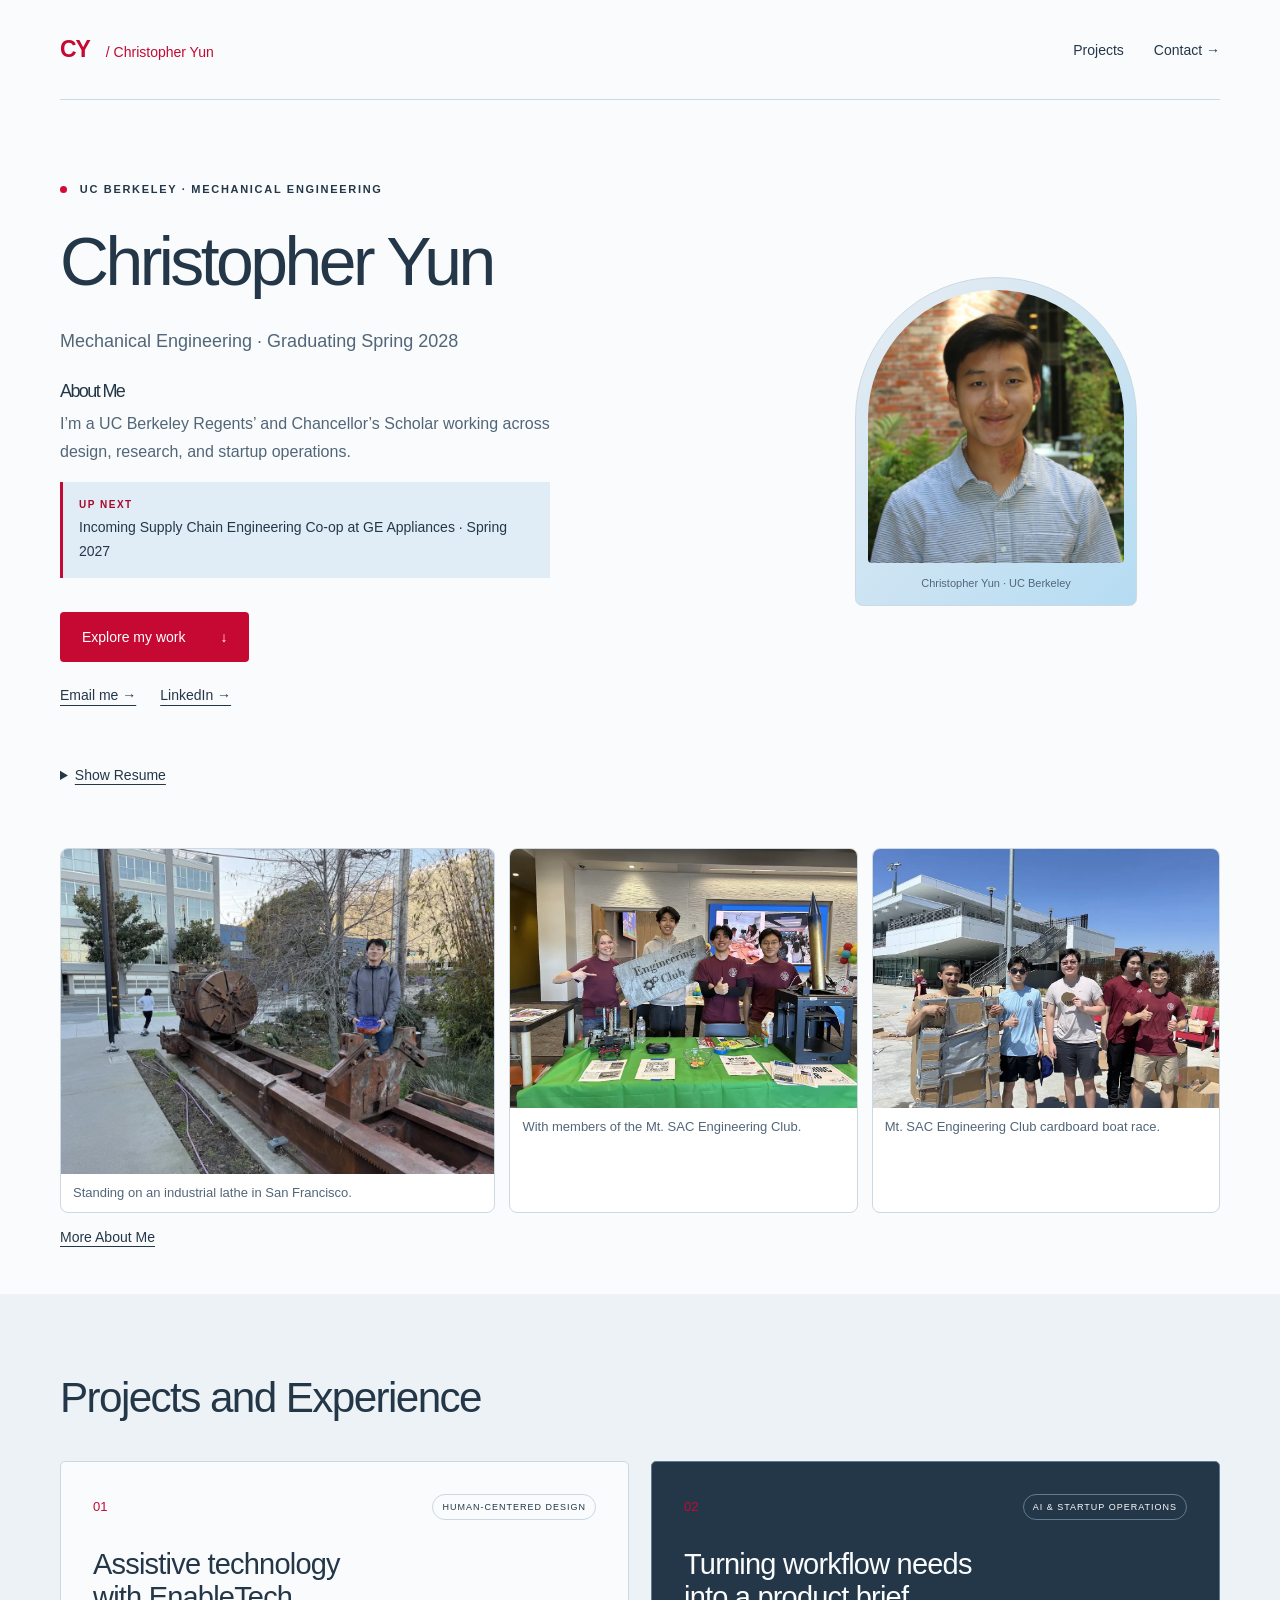
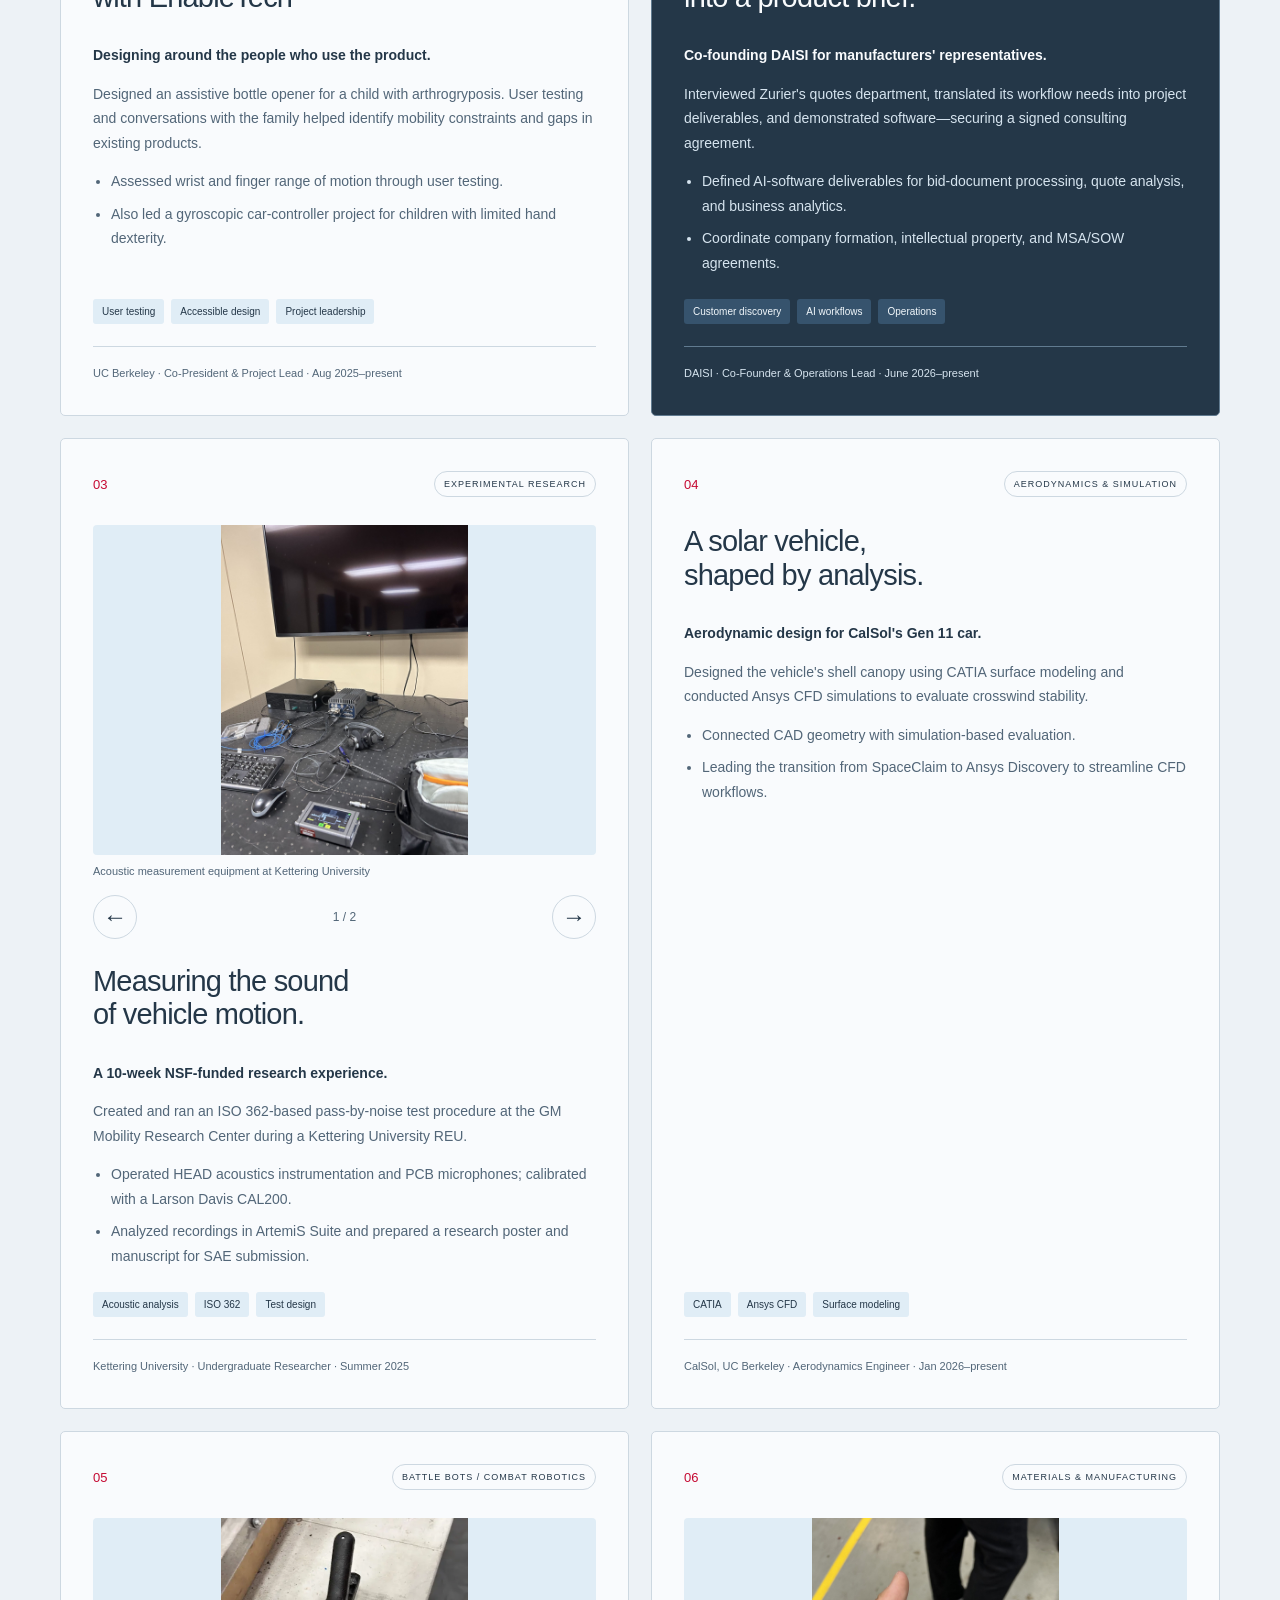
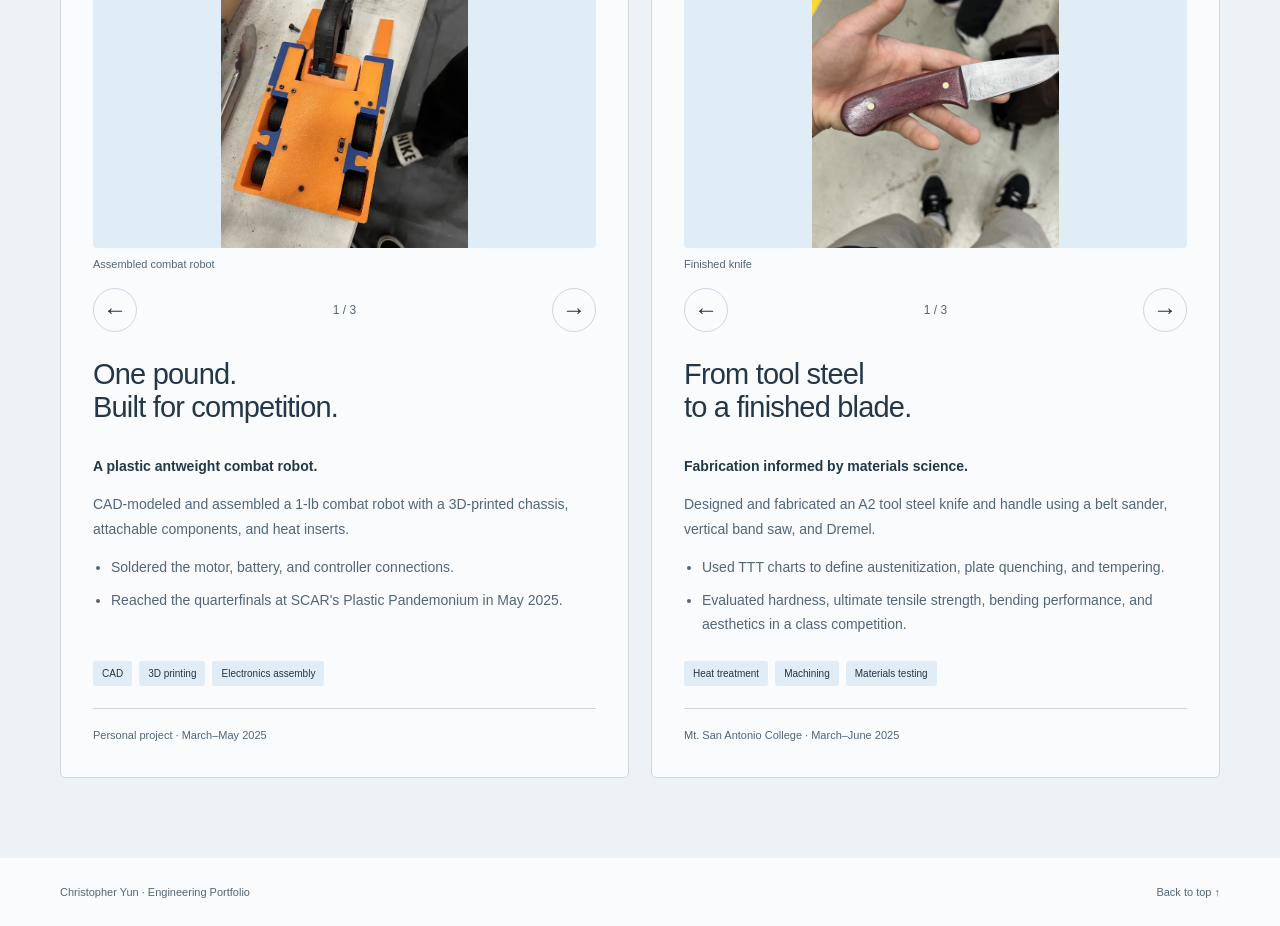
<file: index.html>
<!DOCTYPE html>
<html lang="en">
<head>
  <meta charset="UTF-8">
  <meta name="viewport" content="width=device-width, initial-scale=1">
  <meta name="description" content="Christopher Yun is a UC Berkeley mechanical engineering student working across assistive technology, aerodynamics, acoustic research, and startup operations.">
  <meta name="theme-color" content="#b5dcf3">
  <title>Christopher Yun | Engineering Portfolio</title>
  <link rel="stylesheet" href="style.css?v=front-portrait-7">
  <style>
    .hero-about h2 { margin: 24px 0 0; font-size: 18px; }
    .hero-about .hero-bio { margin-top: 8px; }
    .hero .actions { flex-wrap: wrap; }
    .hero .actions .text-link { text-decoration: underline; text-underline-offset: 4px; }
    .resume-preview { margin-top: 24px; }
    .resume-preview summary { cursor: pointer; width: fit-content; font-size: 14px; text-decoration: underline; text-underline-offset: 4px; }
    .resume-preview summary:focus-visible { outline: 3px solid #d30b35; outline-offset: 6px; }
    .resume-preview { grid-column: 1 / -1; }
    .resume-preview p { font-size: 14px; }
    .resume-preview iframe { display: block; width: 100%; height: clamp(420px, 75vh, 960px); border: 1px solid var(--line); border-radius: 4px; }
    .about-photos { margin-bottom: 48px; }
    .about-photo-grid { display: grid; grid-template-columns: 1.25fr 1fr 1fr; gap: 14px; }
    .about-photo-grid figure { min-width: 0; margin: 0; overflow: hidden; border: 1px solid var(--line); border-radius: 8px; background: var(--white); }
    .about-photo-frame { overflow: hidden; }
    .about-photo-frame img { display: block; width: 100%; height: auto; aspect-ratio: 4 / 3; object-fit: cover; }
    .about-photo-grid figcaption { padding: 10px 12px; color: var(--muted); font-size: 13px; line-height: 1.4; }
    .about-photos > .text-link { display: inline-block; margin-top: 16px; text-decoration: underline; text-underline-offset: 4px; }
    @media (hover: hover) and (prefers-reduced-motion: no-preference) {
      .about-photo-frame img { transition: transform 240ms ease; }
      .about-photo-grid figure:hover img { transform: scale(1.04); }
    }
    @media (max-width: 600px) {
      .about-photo-grid { grid-template-columns: repeat(2, minmax(0, 1fr)); gap: 10px; }
      .about-photo-grid figure:first-child { grid-column: 1 / -1; }
    }
  </style>
</head>
<body>
  <a class="skip-link" href="#main">Skip to content</a>
  <header class="site-header wrap">
    <a class="wordmark" href="#home" aria-label="Christopher Yun home">CY<span> / Christopher Yun</span></a>
    <nav aria-label="Main navigation"><a href="#projects">Projects</a><a href="#contact">Contact <span aria-hidden="true">&rarr;</span></a></nav>
  </header>
  <main id="main">
    <section class="hero wrap" id="home" aria-labelledby="hero-title">
      <div class="hero-copy">
        <p class="eyebrow"><span class="status-dot"></span> UC Berkeley · Mechanical Engineering</p>
        <h1 id="hero-title">Christopher Yun</h1>
        <p class="intro">Mechanical Engineering · Graduating Spring 2028</p>
        <section class="hero-about" aria-labelledby="about-title">
          <h2 id="about-title">About Me</h2>
          <p class="hero-bio">I’m a UC Berkeley Regents’ and Chancellor’s Scholar working across design, research, and startup operations.</p>
        </section>
        <p class="career-note"><strong>Up next</strong> Incoming Supply Chain Engineering Co-op at GE Appliances · Spring 2027</p>
        <div class="actions"><a class="button" href="#projects">Explore my work <span aria-hidden="true">&darr;</span></a></div>
        <div class="hero-contact" id="contact"><a href="mailto:christopheryun209@gmail.com">Email me &rarr;</a><a href="https://www.linkedin.com/in/christopher-yun-35905a336/" target="_blank" rel="noopener noreferrer">LinkedIn &rarr;</a></div>
      </div>
      <div class="hero-portrait"><img src="assets/images/Christopher%20Yun%20Linkedin%20Photo.png" alt="Christopher Yun" width="282" height="300" fetchpriority="high"><p>Christopher Yun · UC Berkeley</p></div>
      <details class="resume-preview">
        <summary>Show Resume</summary>
        <p><a href="assets/christopher-yun-resume.pdf" target="_blank" rel="noopener">Open resume PDF in a new tab</a></p>
        <iframe src="assets/christopher-yun-resume.pdf" title="Christopher Yun’s resume (PDF)" loading="lazy"></iframe>
      </details>
    </section>

    <section class="about-photos wrap" aria-label="About me photos">
      <div class="about-photo-grid">
        <figure><div class="about-photo-frame"><img src="assets/images/san-francisco-lathe.webp" width="1050" height="788" loading="lazy" alt="Christopher Yun standing on an industrial lathe displayed outdoors"></div><figcaption>Standing on an industrial lathe in San Francisco.</figcaption></figure>
        <figure><div class="about-photo-frame"><img src="assets/images/mt-sac-engineering-club.webp" width="1050" height="788" loading="lazy" alt="Engineering Club members behind a display table with a robot and 3D printer"></div><figcaption>With members of the Mt. SAC Engineering Club.</figcaption></figure>
        <figure><div class="about-photo-frame"><img src="assets/images/mt-sac-cardboard-boat-race.webp" width="1050" height="788" loading="lazy" alt="Engineering Club members posing with a cardboard boat"></div><figcaption>Mt. SAC Engineering Club cardboard boat race.</figcaption></figure>
      </div>
      <a class="text-link" href="beyond-engineering.html">More About Me</a>
    </section>

    <section class="projects-section" id="projects" aria-labelledby="projects-title"><div class="wrap">
      <div class="section-heading"><h2 id="projects-title">Projects and Experience</h2></div>
      <div class="project-grid">
        <article class="project-card"><div class="project-top"><span class="project-number">01</span><span class="category">Human-centered design</span></div><h3>Assistive technology<br>with EnableTech</h3><p class="project-summary">Designing around the people who use the product.</p><p>Designed an assistive bottle opener for a child with arthrogryposis. User testing and conversations with the family helped identify mobility constraints and gaps in existing products.</p><ul><li>Assessed wrist and finger range of motion through user testing.</li><li>Also led a gyroscopic car-controller project for children with limited hand dexterity.</li></ul><div class="tags"><span>User testing</span><span>Accessible design</span><span>Project leadership</span></div><p class="project-meta">UC Berkeley · Co-President & Project Lead · Aug 2025–present</p></article>
        <article class="project-card accent-card"><div class="project-top"><span class="project-number">02</span><span class="category">AI & startup operations</span></div><h3>Turning workflow needs<br>into a product brief.</h3><p class="project-summary">Co-founding DAISI for manufacturers' representatives.</p><p>Interviewed Zurier's quotes department, translated its workflow needs into project deliverables, and demonstrated software—securing a signed consulting agreement.</p><ul><li>Defined AI-software deliverables for bid-document processing, quote analysis, and business analytics.</li><li>Coordinate company formation, intellectual property, and MSA/SOW agreements.</li></ul><div class="tags"><span>Customer discovery</span><span>AI workflows</span><span>Operations</span></div><p class="project-meta">DAISI · Co-Founder & Operations Lead · June 2026–present</p></article>
        <article class="project-card"><div class="project-top"><span class="project-number">03</span><span class="category">Experimental research</span></div><div class="project-gallery"><figure><a href="assets/images/kettering-equipment.png"><img src="assets/images/kettering-equipment.png" alt="Acoustic research equipment, cables, headphones, and measurement instruments on a Kettering laboratory workbench" loading="lazy" width="1368" height="1824"></a><figcaption>Acoustic measurement equipment at Kettering University</figcaption></figure><figure><a href="assets/images/kettering-lab.png"><img src="assets/images/kettering-lab.png" alt="Christopher Yun in the Kettering acoustics laboratory beside an acoustic test mannequin" loading="lazy" width="1368" height="1824"></a><figcaption>In the Kettering acoustics laboratory</figcaption></figure></div><h3>Measuring the sound<br>of vehicle motion.</h3><p class="project-summary">A 10-week NSF-funded research experience.</p><p>Created and ran an ISO 362-based pass-by-noise test procedure at the GM Mobility Research Center during a Kettering University REU.</p><ul><li>Operated HEAD acoustics instrumentation and PCB microphones; calibrated with a Larson Davis CAL200.</li><li>Analyzed recordings in ArtemiS Suite and prepared a research poster and manuscript for SAE submission.</li></ul><div class="tags"><span>Acoustic analysis</span><span>ISO 362</span><span>Test design</span></div><p class="project-meta">Kettering University · Undergraduate Researcher · Summer 2025</p></article>
        <article class="project-card"><div class="project-top"><span class="project-number">04</span><span class="category">Aerodynamics & simulation</span></div><h3>A solar vehicle,<br>shaped by analysis.</h3><p class="project-summary">Aerodynamic design for CalSol's Gen 11 car.</p><p>Designed the vehicle's shell canopy using CATIA surface modeling and conducted Ansys CFD simulations to evaluate crosswind stability.</p><ul><li>Connected CAD geometry with simulation-based evaluation.</li><li>Leading the transition from SpaceClaim to Ansys Discovery to streamline CFD workflows.</li></ul><div class="tags"><span>CATIA</span><span>Ansys CFD</span><span>Surface modeling</span></div><p class="project-meta">CalSol, UC Berkeley · Aerodynamics Engineer · Jan 2026–present</p></article>
        <article class="project-card"><div class="project-top"><span class="project-number">05</span><span class="category">Battle Bots / Combat Robotics</span></div><div class="project-gallery"><figure><a href="assets/images/battle-bots-assembled.webp"><img src="assets/images/battle-bots-assembled.webp" width="675" height="900" loading="lazy" alt="Assembled orange and blue combat robot on a workbench"></a><figcaption>Assembled combat robot</figcaption></figure><figure><a href="assets/images/battle-bots-electronics.webp"><img src="assets/images/battle-bots-electronics.webp" width="675" height="900" loading="lazy" alt="Combat robot with the top cover removed and electronics visible"></a><figcaption>Electronics inside the chassis</figcaption></figure><figure><a href="assets/images/battle-bots-damage.webp"><img src="assets/images/battle-bots-damage.webp" width="675" height="900" loading="lazy" alt="Broken blue chassis and damaged orange top cover"></a><figcaption>Chassis damage after two matches</figcaption></figure></div><h3>One pound.<br>Built for competition.</h3><p class="project-summary">A plastic antweight combat robot.</p><p>CAD-modeled and assembled a 1-lb combat robot with a 3D-printed chassis, attachable components, and heat inserts.</p><ul><li>Soldered the motor, battery, and controller connections.</li><li>Reached the quarterfinals at SCAR's Plastic Pandemonium in May 2025.</li></ul><div class="tags"><span>CAD</span><span>3D printing</span><span>Electronics assembly</span></div><p class="project-meta">Personal project · March–May 2025</p></article>
        <article class="project-card"><div class="project-top"><span class="project-number">06</span><span class="category">Materials & manufacturing</span></div><div class="project-gallery knife-gallery"><figure><a href="assets/images/knife-finished.png"><img src="assets/images/knife-finished.png" alt="Finished steel knife with a polished purple wooden handle and brass pins" loading="lazy" width="1368" height="1824"></a><figcaption>Finished knife</figcaption></figure><figure><a href="assets/images/knife-sheath.png"><img src="assets/images/knife-sheath.png" alt="Finished knife resting in a stitched leather sheath" loading="lazy" width="1368" height="1824"></a><figcaption>Knife with leather sheath</figcaption></figure><figure><a href="assets/images/knife-tensile-testing.webp"><img src="assets/images/knife-tensile-testing.webp" width="507" height="900" loading="lazy" alt="Christopher Yun preparing a specimen in an Instron testing machine"></a><figcaption>Tensile testing for the knife materials project</figcaption></figure></div><h3>From tool steel<br>to a finished blade.</h3><p class="project-summary">Fabrication informed by materials science.</p><p>Designed and fabricated an A2 tool steel knife and handle using a belt sander, vertical band saw, and Dremel.</p><ul><li>Used TTT charts to define austenitization, plate quenching, and tempering.</li><li>Evaluated hardness, ultimate tensile strength, bending performance, and aesthetics in a class competition.</li></ul><div class="tags"><span>Heat treatment</span><span>Machining</span><span>Materials testing</span></div><p class="project-meta">Mt. San Antonio College · March–June 2025</p></article>
      </div>
    </div></section>

  </main>
  <footer class="wrap"><span>Christopher Yun · Engineering Portfolio</span><a href="#home">Back to top ↑</a></footer>
  <script src="gallery.js?v=1" defer></script>
</body>
</html>
</file>
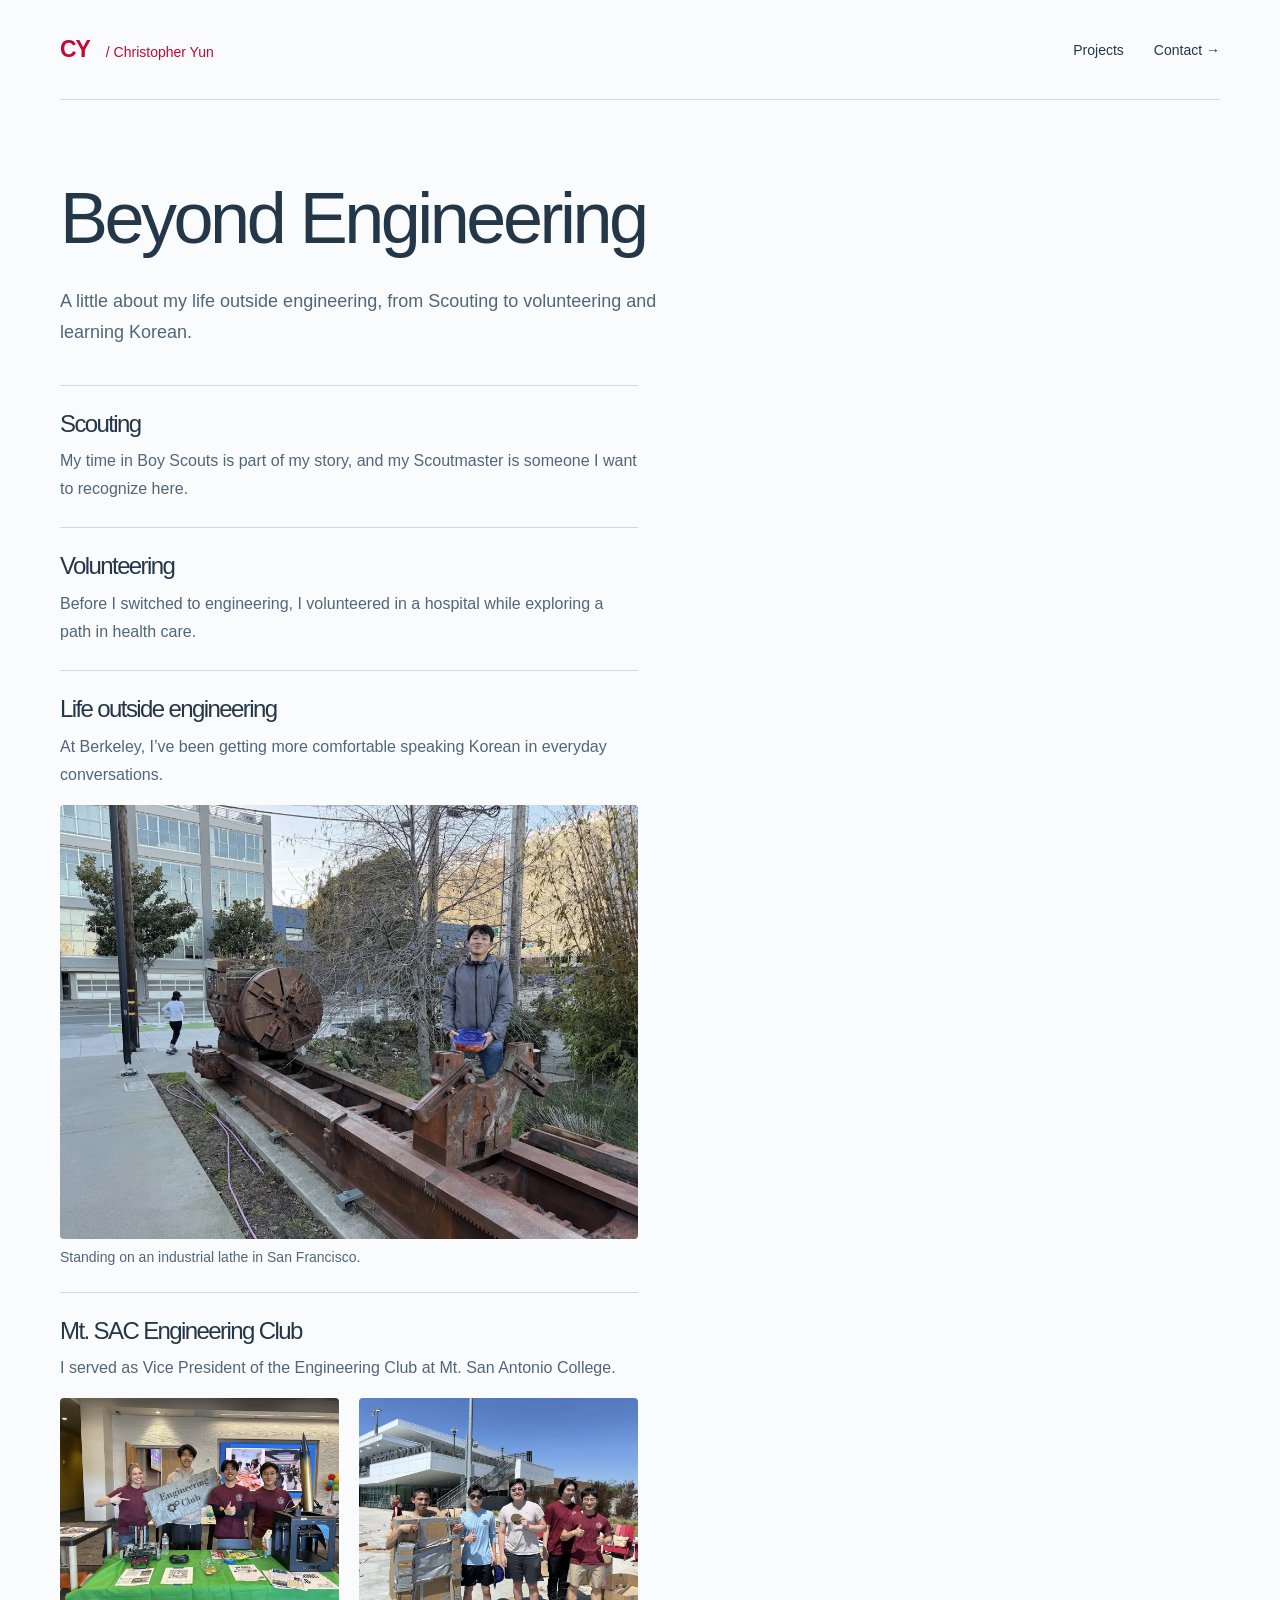
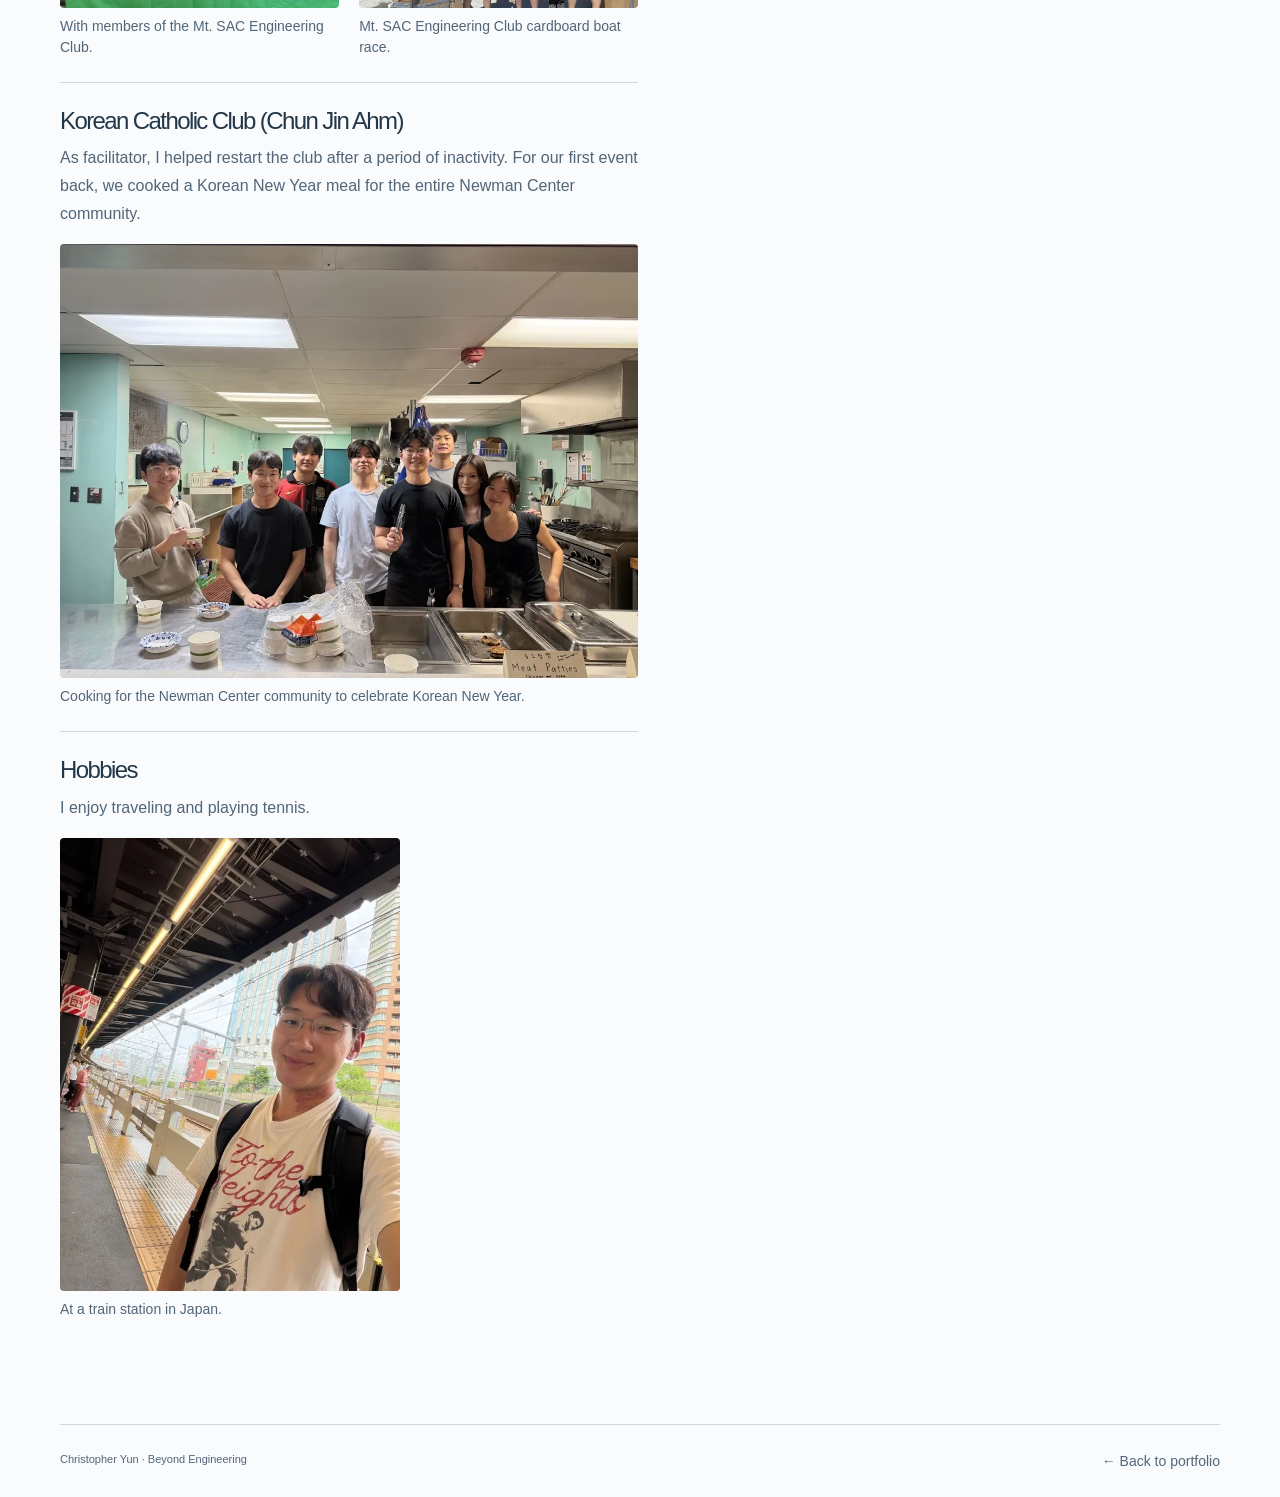
<file: beyond-engineering.html>
<!DOCTYPE html>
<html lang="en">
<head>
  <meta charset="UTF-8">
  <meta name="viewport" content="width=device-width, initial-scale=1">
  <meta name="description" content="Christopher Yun on Scouting, volunteering, and life outside engineering.">
  <meta name="theme-color" content="#b5dcf3">
  <title>Beyond Engineering | Christopher Yun</title>
  <link rel="stylesheet" href="style.css?v=front-portrait-7">
  <style>
    .personal-page { padding-block: clamp(40px, 7vw, 80px); }
    .personal-page h1 { font-size: clamp(38px, 6vw, 72px); }
    .personal-page .intro { max-width: 60ch; margin-bottom: 36px; }
    .personal-story { max-width: 65ch; padding-block: 24px; border-top: 1px solid var(--line); }
    .personal-story h2 { margin: 0 0 10px; font-size: 24px; }
    .personal-story p { margin: 0; color: var(--muted); line-height: 1.75; }
    .personal-footer { border-top: 1px solid var(--line); }
    .personal-photos { display: grid; gap: 20px; grid-template-columns: repeat(auto-fit, minmax(min(100%, 220px), 1fr)); margin-top: 16px; }
    .personal-photos figure { margin: 0; }
    .personal-photos img { display: block; width: 100%; height: auto; border-radius: 4px; }
    .personal-photos figcaption { margin-top: 8px; color: var(--muted); font-size: 14px; line-height: 1.5; }
    .hobby-photo { max-width: 340px; }
  </style>
</head>
<body>
  <a class="skip-link" href="#main">Skip to content</a>
  <header class="site-header wrap">
    <a class="wordmark" href="index.html" aria-label="Christopher Yun home">CY<span> / Christopher Yun</span></a>
    <nav aria-label="Main navigation">
      <a href="index.html#projects">Projects</a>
      <a href="index.html#contact">Contact <span aria-hidden="true">&rarr;</span></a>
    </nav>
  </header>
  <main class="personal-page wrap" id="main">
    <h1>Beyond Engineering</h1>
    <p class="intro">A little about my life outside engineering, from Scouting to volunteering and learning Korean.</p>
    <section class="personal-story">
      <h2>Scouting</h2>
      <p>My time in Boy Scouts is part of my story, and my Scoutmaster is someone I want to recognize here.</p>
    </section>
    <section class="personal-story">
      <h2>Volunteering</h2>
      <p>Before I switched to engineering, I volunteered in a hospital while exploring a path in health care.</p>
    </section>
    <section class="personal-story">
      <h2>Life outside engineering</h2>
      <p>At Berkeley, I’ve been getting more comfortable speaking Korean in everyday conversations.</p>
      <div class="personal-photos">
        <figure><img src="assets/images/san-francisco-lathe.webp" width="1050" height="788" loading="lazy" alt="Christopher Yun standing on an industrial lathe displayed outdoors"><figcaption>Standing on an industrial lathe in San Francisco.</figcaption></figure>
      </div>
    </section>
    <section class="personal-story">
      <h2>Mt. SAC Engineering Club</h2>
      <p>I served as Vice President of the Engineering Club at Mt. San Antonio College.</p>
      <div class="personal-photos">
        <figure><img src="assets/images/mt-sac-engineering-club.webp" width="1050" height="788" loading="lazy" alt="Engineering Club members behind a display table with a robot and 3D printer"><figcaption>With members of the Mt. SAC Engineering Club.</figcaption></figure>
        <figure><img src="assets/images/mt-sac-cardboard-boat-race.webp" width="1050" height="788" loading="lazy" alt="Engineering Club members posing with a cardboard boat"><figcaption>Mt. SAC Engineering Club cardboard boat race.</figcaption></figure>
      </div>
    </section>
    <section class="personal-story" aria-labelledby="chun-jin-ahm-title">
      <h2 id="chun-jin-ahm-title">Korean Catholic Club (Chun Jin Ahm)</h2>
      <p>As facilitator, I helped restart the club after a period of inactivity. For our first event back, we cooked a Korean New Year meal for the entire Newman Center community.</p>
      <div class="personal-photos">
        <figure>
          <img src="assets/images/chun-jin-ahm-korean-new-year.webp" width="1050" height="788" loading="lazy" alt="Chun Jin Ahm members gathered in the Newman Center kitchen">
          <figcaption>Cooking for the Newman Center community to celebrate Korean New Year.</figcaption>
        </figure>
      </div>
    </section>
    <section class="personal-story" aria-labelledby="hobbies-title">
      <h2 id="hobbies-title">Hobbies</h2>
      <p>I enjoy traveling and playing tennis.</p>
      <div class="personal-photos hobby-photo">
        <figure>
          <img src="assets/images/travel-japan.webp" width="627" height="836" loading="lazy" alt="Christopher Yun on a train platform in Japan">
          <figcaption>At a train station in Japan.</figcaption>
        </figure>
      </div>
    </section>
  </main>
  <footer class="personal-footer wrap">
    <span>Christopher Yun · Beyond Engineering</span>
    <a class="text-link" href="index.html">&larr; Back to portfolio</a>
  </footer>
</body>
</html>
</file>
<file: style.css>
/* Theme colors and shared measurements. Change these to personalize the site. */
:root{--paper:#f9fbfd;--ink:#243748;--muted:#526678;--line:#cdd8e1;--accent:#b5dcf3;--white:#fff;--width:1160px}
*{box-sizing:border-box}html{scroll-behavior:smooth;scroll-padding-top:24px}body{margin:0;background:var(--paper);color:var(--ink);font-family:Arial,Helvetica,sans-serif;-webkit-font-smoothing:antialiased}a{color:inherit}a:focus-visible{outline:3px solid #d30b35;outline-offset:6px}::selection{background:var(--accent)}.wrap{width:min(var(--width),calc(100% - 80px));margin-inline:auto}.skip-link{position:absolute;top:-80px;left:20px;background:var(--ink);color:white;padding:12px;z-index:5}.skip-link:focus{top:12px}.site-header{min-height:100px;display:flex;align-items:center;justify-content:space-between;border-bottom:1px solid var(--line);gap:24px}.wordmark{text-decoration:none;font-weight:800;font-size:23px;letter-spacing:-1px}.wordmark span{font-size:14px;font-weight:400;letter-spacing:0;margin-left:12px}nav{display:flex;gap:30px}nav a{text-decoration:none;font-size:14px}nav a:hover,.text-link:hover{ text-decoration:underline;text-underline-offset:5px}.hero{padding-top:80px;display:grid;grid-template-columns:1.4fr 1fr;gap:40px}.eyebrow{text-transform:uppercase;letter-spacing:1.7px;font-size:11px;font-weight:700;line-height:1.7;margin:0 0 26px}.status-dot{display:inline-block;width:7px;height:7px;background:#d30b35;border-radius:50%;margin-right:8px}h1{font-size:clamp(46px,5.3vw,72px);line-height:1.08;letter-spacing:-3.5px;font-weight:500;margin:0 0 28px}h1 em{font-family:Georgia,'Times New Roman',serif;font-weight:400}.intro{font-size:18px;line-height:1.75;color:var(--muted);max-width:490px}.actions{display:flex;gap:26px;align-items:center;margin-top:34px}.button{background:var(--ink);color:white;padding:17px 22px;text-decoration:none;border-radius:4px;font-size:14px;display:flex;gap:35px}.button:hover{background:#a9082a}.text-link{font-size:14px;text-decoration:none}.hero-drawing{position:relative;min-height:350px;background:#d7e7f2;overflow:hidden;border:1px solid var(--line);border-radius:50% 50% 5px 5px}.drawing-grid{position:absolute;inset:0;background-image:linear-gradient(#24374810 1px,transparent 1px),linear-gradient(90deg,#24374810 1px,transparent 1px);background-size:30px 30px}.orbit{position:absolute;left:50%;top:50%;width:245px;height:245px;border:1px solid #416b8c70;border-radius:50%;transform:translate(-50%,-50%)}.orbit-two{width:160px;height:290px;transform:translate(-50%,-50%) rotate(45deg)}.orbit-three{width:160px;height:290px;transform:translate(-50%,-50%) rotate(-45deg)}.drawing-center{position:absolute;top:50%;left:50%;transform:translate(-50%,-50%);text-align:center;font-family:Georgia,serif;font-size:68px}.drawing-center span{display:block;font:8px Arial,sans-serif;letter-spacing:2px;white-space:nowrap;margin-top:10px}.drawing-label{position:absolute;left:20px;font:8px Arial,sans-serif;letter-spacing:1.1px}.label-top{top:25px}.label-bottom{bottom:20px}.hero-bottom{grid-column:1/-1;display:flex;justify-content:space-between;padding:30px 0;border-top:1px solid var(--line);font-size:12px;color:var(--muted);margin-top:32px}.projects-section{background:#edf2f6;padding:80px 0}.section-heading{display:flex;justify-content:space-between;align-items:end;gap:40px;margin-bottom:38px}h2{font-size:clamp(32px,3.3vw,44px);line-height:1.15;letter-spacing:-1.6px;font-weight:500;margin:0}.section-heading .eyebrow{margin-bottom:16px}.section-heading>p{max-width:310px;font-size:15px;line-height:1.7;color:var(--muted);margin:0}.project-grid{display:grid;grid-template-columns:1fr 1fr;gap:22px}.project-card{padding:32px;background:var(--paper);border:1px solid var(--line);border-radius:5px;display:flex;flex-direction:column}.project-top{display:flex;justify-content:space-between;align-items:center;gap:12px;margin-bottom:28px}.project-number{font-size:13px;color:var(--muted)}.category{text-transform:uppercase;font-size:9px;letter-spacing:1px;border:1px solid var(--line);padding:7px 9px;border-radius:20px}.project-card h3{font-size:29px;line-height:1.15;letter-spacing:-.8px;font-weight:500;margin:0 0 15px}.project-card p,.project-card li{font-size:14px;line-height:1.75;color:var(--muted)}.project-card .project-summary{font-weight:700;color:var(--ink);margin-bottom:0}.project-card ul{padding-left:18px;margin:0 0 24px}.project-card li+li{margin-top:8px}.tags{display:flex;flex-wrap:wrap;gap:7px;margin-top:auto}.tags span{font-size:10px;padding:7px 9px;background:#e0edf6;border-radius:3px}.project-card .project-meta{font-size:11px;border-top:1px solid var(--line);padding-top:17px;margin:22px 0 0}.accent-card{background:var(--ink);color:var(--paper);--muted:#d6e4ef;--line:#617b90}.accent-card .project-summary{color:var(--paper)}.accent-card .tags span{background:#36536d;color:#f1f7fb}.about{padding-block:90px;display:grid;grid-template-columns:1fr 1fr;gap:65px}.about-copy>p{font-size:16px;line-height:1.85;color:var(--muted);margin:0 0 20px}.about-copy h3{font-size:13px;margin:30px 0 16px}.skills span{font-size:12px;padding:9px 12px}.contact-section{background:var(--accent);padding-block:65px}.contact{display:grid;grid-template-columns:1.3fr 1fr;gap:60px;align-items:center}.contact .eyebrow{margin-bottom:18px}.contact p:not(.eyebrow){font-size:15px;line-height:1.7;max-width:390px}.contact-links{display:flex;flex-direction:column;gap:12px}.contact-links a{display:flex;justify-content:space-between;padding:20px 0;border-bottom:1px solid #24374840;text-decoration:none;font-size:16px}.contact-links a:hover{border-color:var(--ink)}footer{padding-block:28px;display:flex;justify-content:space-between;gap:20px;font-size:11px;color:var(--muted)}footer a{text-decoration:none}
/* On smaller screens, stack columns so the content stays readable. */
@media(max-width:800px){.wrap{width:calc(100% - 40px)}.site-header{min-height:82px}.wordmark span{display:none}nav{gap:20px}.hero{padding-top:48px;grid-template-columns:1fr}.hero-drawing{min-height:300px;max-width:440px;width:100%;justify-self:center}.hero-bottom{gap:18px;margin-top:0;flex-wrap:wrap}.section-heading{display:block}.section-heading>p{margin-top:20px}.projects-section{padding-block:50px}.about{grid-template-columns:1fr;gap:30px;padding-block:55px}.contact{grid-template-columns:1fr;gap:25px}.contact-section{padding-block:45px}h1{letter-spacing:-2px}.project-card{padding:24px}.category{font-size:8px}}
@media(max-width:560px){.project-grid{grid-template-columns:1fr}.hero-bottom{font-size:10px}.hero{gap:30px}.hero-drawing{min-height:280px}.actions{gap:20px}.button{gap:20px}.project-card h3{font-size:28px}footer{flex-wrap:wrap}.eyebrow{font-size:10px}.contact h2{font-size:39px}}
@media(prefers-reduced-motion:reduce){html{scroll-behavior:auto}}

/* Icy blue, brushed silver, and red accents inspired by the reference. */
.hero-drawing{background:linear-gradient(110deg,#c7d0d8 0%,#f7fafc 18%,#8fc5e8 19%,#b8def4 62%,#eef3f7 63%,#b5c1cd 100%)}
.button{background:#c50932}.wordmark,.project-number,h1 em{color:#c50932}.contact-section{background:linear-gradient(115deg,#e8edf2,#b5dcf3)}

.career-note{max-width:490px;padding:14px 16px;border-left:3px solid #c50932;background:#e0edf6;font-size:14px;line-height:1.7}.career-note strong{display:block;color:#a9082a;font-size:10px;text-transform:uppercase;letter-spacing:1.5px;margin-bottom:3px}

/* Project photographs: click an image to see the original. */
.project-gallery{margin:0 0 26px;display:grid;gap:12px}.project-gallery figure{margin:0;min-width:0}.project-gallery a{display:block;border-radius:4px;overflow:hidden;background:#e0edf6}.project-gallery img{display:block;width:100%;height:280px;object-fit:cover;object-position:center 65%}.project-gallery figcaption{font-size:11px;line-height:1.6;color:var(--muted);margin-top:8px}.knife-gallery{grid-template-columns:1fr 1fr}.knife-gallery img{height:250px;object-fit:contain;background:#e0edf6}@media(max-width:560px){.knife-gallery img{height:210px}.project-gallery img{max-width:100%}}

/* Enhanced galleries show one cover at a time; all photos remain available without JavaScript. */
.project-gallery.is-carousel{display:block;min-width:0}
.project-gallery.is-carousel figure[hidden]{display:none}
.project-gallery.is-carousel img{height:330px;object-fit:contain;background:#e0edf6}
.gallery-controls{display:flex;align-items:center;justify-content:space-between;gap:16px;margin-top:14px}
.gallery-controls button{width:44px;height:44px;border:1px solid var(--line);border-radius:50%;background:var(--paper);color:var(--ink);cursor:pointer;font-size:24px;line-height:1}
.gallery-controls button:hover{background:var(--accent)}
.gallery-controls button:focus-visible{outline:3px solid #c50932;outline-offset:3px}
.gallery-count{font-size:12px;color:var(--muted);font-variant-numeric:tabular-nums}
@media(max-width:560px){.project-gallery.is-carousel img{height:280px}}

.about-portrait{display:block;width:282px;max-width:100%;height:auto;margin-top:30px;border-radius:8px;border:1px solid var(--line)}

/* A compact introduction with the portrait and contact details up front. */
.hero{padding-bottom:65px;align-items:center;grid-template-columns:1.5fr 1fr}
.hero-bio{max-width:490px;font-size:16px;line-height:1.75;color:var(--muted)}
.hero-portrait{justify-self:center;width:282px;max-width:100%;padding:12px;background:linear-gradient(135deg,#e8edf2,#b5dcf3);border:1px solid var(--line);border-radius:150px 150px 8px 8px}
.hero-portrait img{display:block;width:100%;height:auto;border-radius:140px 140px 4px 4px}
.hero-portrait p{font-size:11px;text-align:center;margin:14px 0 4px;color:var(--muted)}
.hero-contact{display:flex;flex-wrap:wrap;gap:24px;margin-top:25px;font-size:14px}
.hero-contact a{text-underline-offset:5px}
@media(max-width:800px){.hero{grid-template-columns:1fr;padding-bottom:45px}.hero-portrait{grid-row:1;width:220px;justify-self:start}.hero h1{font-size:clamp(40px,8vw,64px)}}
</file>
